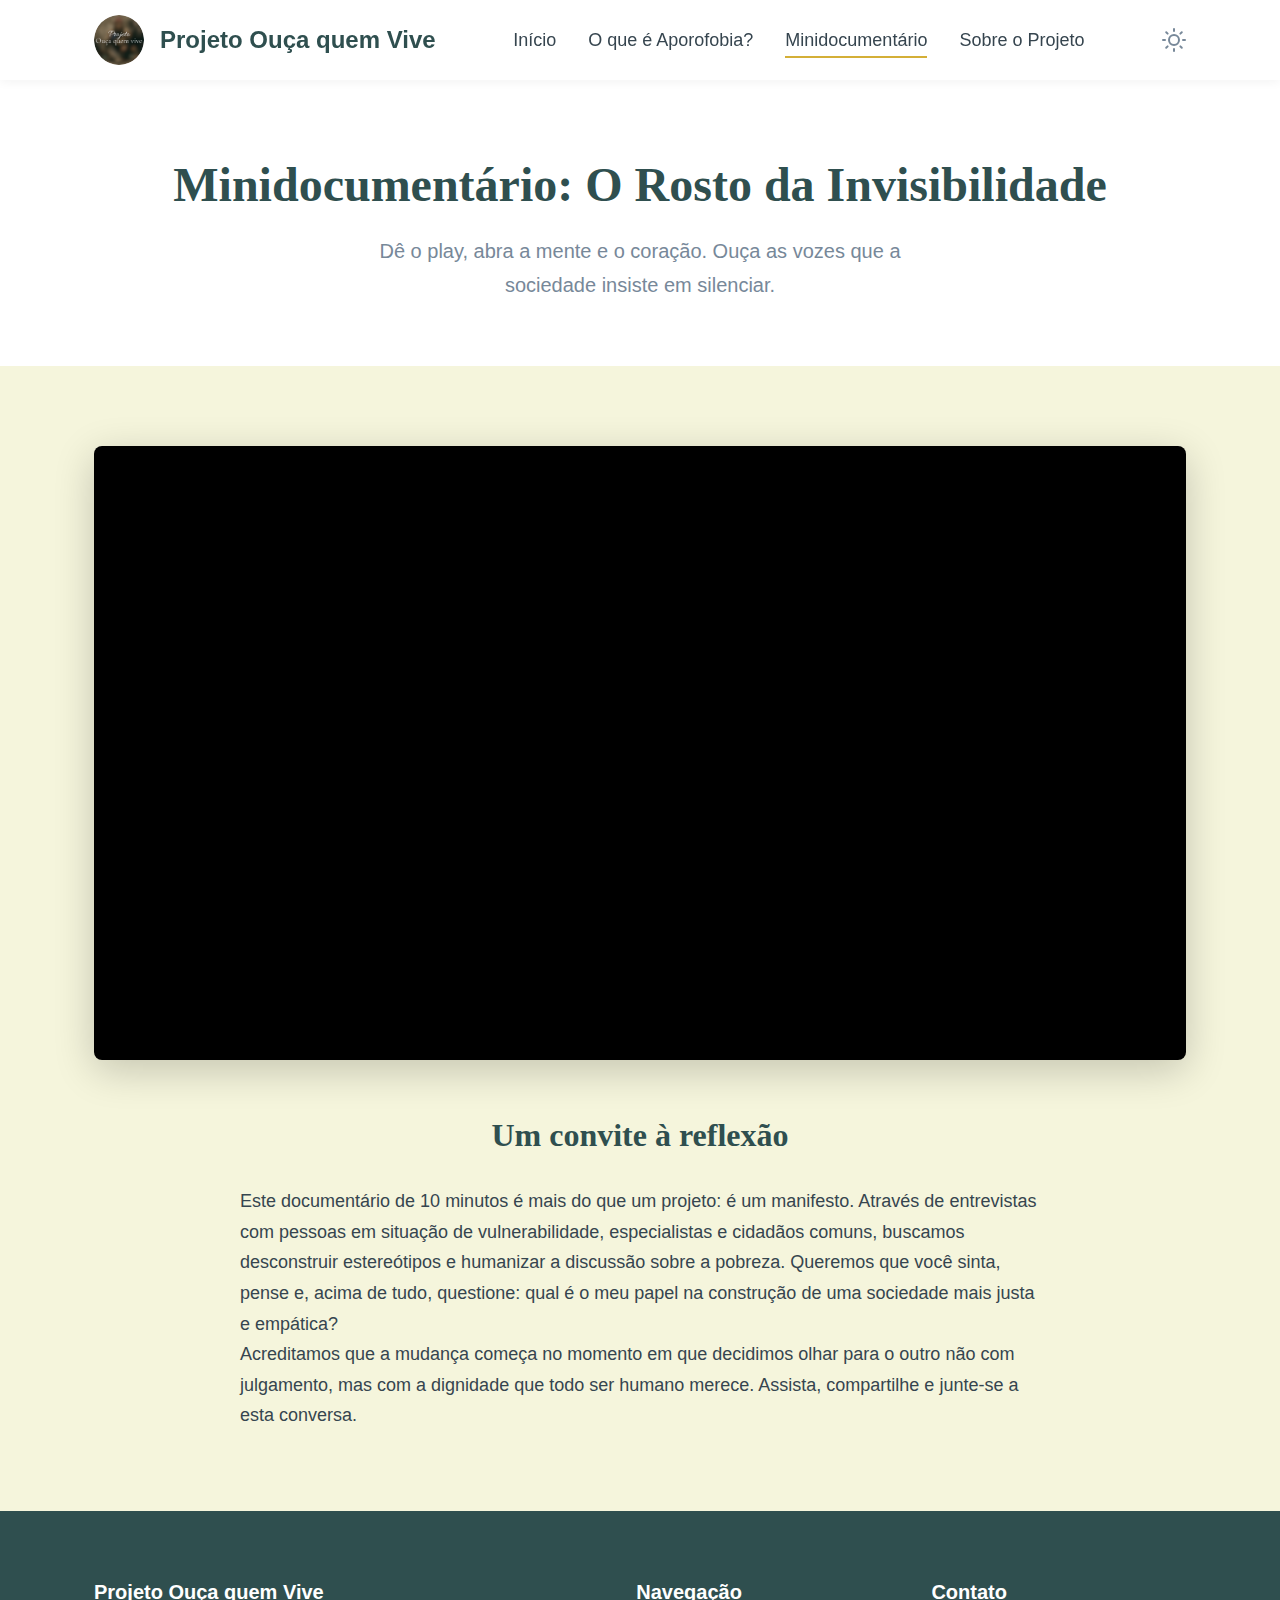
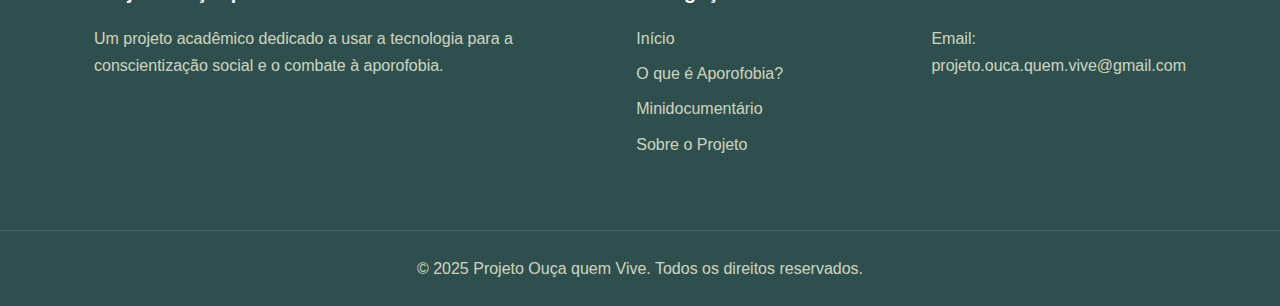
<file: documentario.html>
<!DOCTYPE html>
<html lang="pt-BR" data-theme="light">
<head>
    <meta charset="UTF-8">
    <meta name="viewport" content="width=device-width, initial-scale=1.0">
    <meta http-equiv="Content-Security-Policy" content="default-src 'self'; script-src 'self'; style-src 'self' https://fonts.googleapis.com; font-src https://fonts.gstatic.com; img-src 'self' data:; frame-src https://www.youtube.com;">
    <title>Minidocumentário - Projeto Ouça quem Vive</title>
    <meta name="description" content="Assista ao nosso minidocumentário sobre aporofobia, com entrevistas e relatos que humanizam a discussão sobre a pobreza e o preconceito.">
    
    <link rel="icon" href="assets/Logo circle.png" type="image/x-icon">
    <link rel="stylesheet" href="css/style.css">
    
    <link rel="preconnect" href="https://fonts.googleapis.com">
    <link rel="preconnect" href="https://fonts.gstatic.com" crossorigin>
    <link href="https://fonts.googleapis.com/css2?family=Lato:wght@400;700&family=Merriweather:wght@700;900&family=Montserrat:wght@500;600;700&display=swap" rel="stylesheet">
</head>
<body>
    <header class="site-header">
        <div class="container header-container">
            <a href="index.html" class="logo">
                <img src="assets/Logo circle.png" alt="Logo Projeto Ouça quem Vive" class="logo-img">
                <span class="logo-text">Projeto Ouça quem Vive</span>
            </a>
            <nav class="main-nav">
                <ul class="nav-list">
                    <li><a href="index.html">Início</a></li>
                    <li><a href="saiba-mais.html">O que é Aporofobia?</a></li>
                    <li><a href="documentario.html" class="active">Minidocumentário</a></li>
                    <li><a href="sobre.html">Sobre o Projeto</a></li>
                </ul>
            </nav>
            <div class="header-actions">
                <button id="theme-toggle" title="Alternar modo claro/escuro">
                     <svg class="sun-icon" xmlns="http://www.w3.org/2000/svg" width="24" height="24" viewBox="0 0 24 24" fill="none" stroke="currentColor" stroke-width="2" stroke-linecap="round" stroke-linejoin="round"><circle cx="12" cy="12" r="5"></circle><line x1="12" y1="1" x2="12" y2="3"></line><line x1="12" y1="21" x2="12" y2="23"></line><line x1="4.22" y1="4.22" x2="5.64" y2="5.64"></line><line x1="18.36" y1="18.36" x2="19.78" y2="19.78"></line><line x1="1" y1="12" x2="3" y2="12"></line><line x1="21" y1="12" x2="23" y2="12"></line><line x1="4.22" y1="19.78" x2="5.64" y2="18.36"></line><line x1="18.36" y1="5.64" x2="19.78" y2="4.22"></line></svg>
                    <svg class="moon-icon" xmlns="http://www.w3.org/2000/svg" width="24" height="24" viewBox="0 0 24 24" fill="none" stroke="currentColor" stroke-width="2" stroke-linecap="round" stroke-linejoin="round"><path d="M21 12.79A9 9 0 1 1 11.21 3 7 7 0 0 0 21 12.79z"></path></svg>
                </button>
                <button id="mobile-menu-toggle" class="mobile-only" aria-label="Abrir menu">
                    <svg xmlns="http://www.w3.org/2000/svg" width="24" height="24" viewBox="0 0 24 24" fill="none" stroke="currentColor" stroke-width="2" stroke-linecap="round" stroke-linejoin="round"><line x1="3" y1="12" x2="21" y2="12"></line><line x1="3" y1="6" x2="21" y2="6"></line><line x1="3" y1="18" x2="21" y2="18"></line></svg>
                </button>
            </div>
        </div>
    </header>

    <main class="page-content">
        <section class="page-hero">
            <div class="container">
                <h1 class="page-title">Minidocumentário: O Rosto da Invisibilidade</h1>
                <p class="page-subtitle">Dê o play, abra a mente e o coração. Ouça as vozes que a sociedade insiste em silenciar.</p>
            </div>
        </section>

        <section class="documentary-section section-padding">
            <div class="container">
                <div class="video-container">
                    <!-- Substitua 'SEU_LINK_DO_YOUTUBE' pelo ID do seu vídeo. Ex: https://www.youtube.com/embed/dQw4w9WgXcQ -->
                    <iframe src="https://www.youtube.com/embed/SEU_LINK_DO_YOUTUBE" title="YouTube video player" frameborder="0" allow="accelerometer; autoplay; clipboard-write; encrypted-media; gyroscope; picture-in-picture" allowfullscreen></iframe>
                </div>
                <div class="video-description">
                    <h2>Um convite à reflexão</h2>
                    <p>Este documentário de 10 minutos é mais do que um projeto: é um manifesto. Através de entrevistas com pessoas em situação de vulnerabilidade, especialistas e cidadãos comuns, buscamos desconstruir estereótipos e humanizar a discussão sobre a pobreza. Queremos que você sinta, pense e, acima de tudo, questione: qual é o meu papel na construção de uma sociedade mais justa e empática?</p>
                    <p>Acreditamos que a mudança começa no momento em que decidimos olhar para o outro não com julgamento, mas com a dignidade que todo ser humano merece. Assista, compartilhe e junte-se a esta conversa.</p>
                </div>
            </div>
        </section>
    </main>

    <footer class="site-footer">
        <div class="container footer-content">
            <div class="footer-about">
                <h4>Projeto Ouça quem Vive</h4>
                <p>Um projeto acadêmico dedicado a usar a tecnologia para a conscientização social e o combate à aporofobia.</p>
            </div>
            <div class="footer-nav">
                <h4>Navegação</h4>
                <ul>
                    <li><a href="index.html">Início</a></li>
                    <li><a href="saiba-mais.html">O que é Aporofobia?</a></li>
                    <li><a href="documentario.html">Minidocumentário</a></li>
                    <li><a href="sobre.html">Sobre o Projeto</a></li>
                </ul>
            </div>
            <div class="footer-contact">
                <h4>Contato</h4>
                <p>Email: <a href="mailto:projeto.ouca.quem.vive@gmail.com">projeto.ouca.quem.vive@gmail.com</a></p>
            </div>
        </div>
        <div class="footer-bottom">
            <p>&copy; 2025 Projeto Ouça quem Vive. Todos os direitos reservados.</p>
        </div>
    </footer>

    <script src="js/script.js"></script>
</body>
</html>
</file>
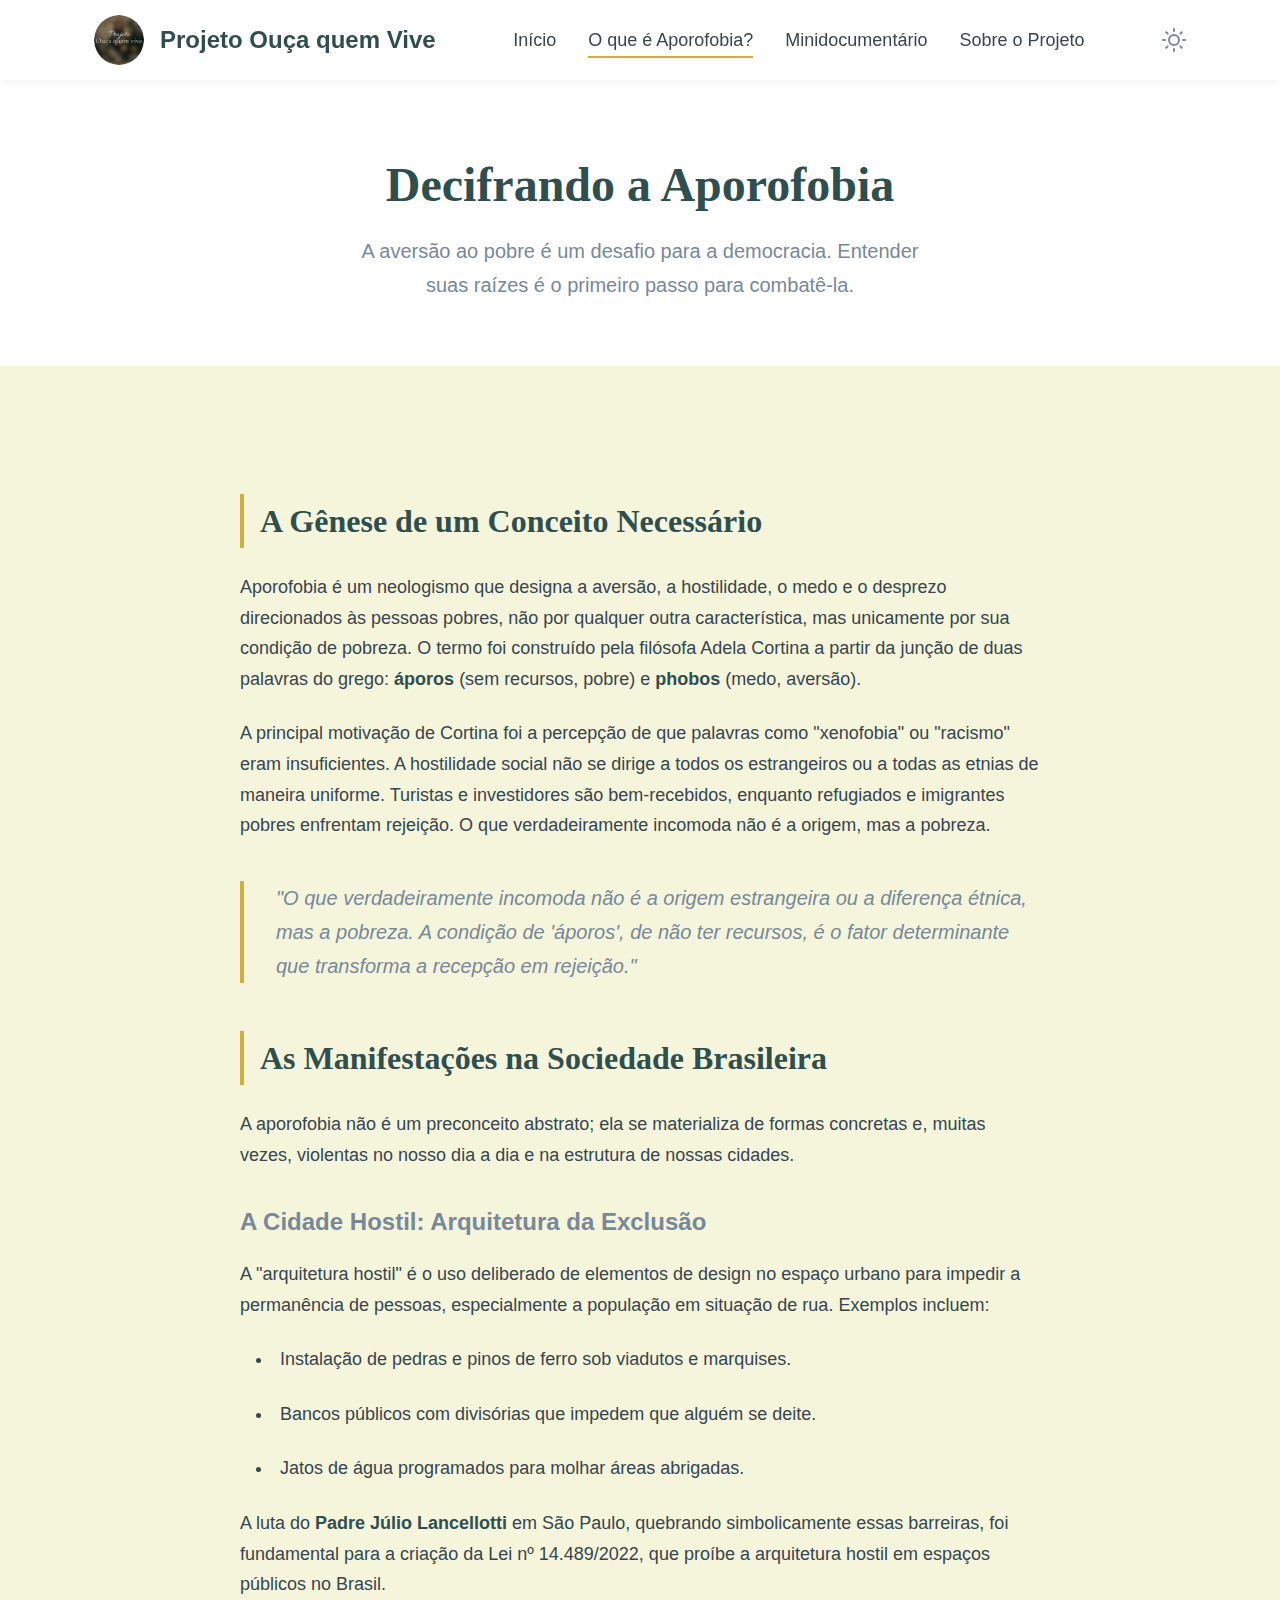
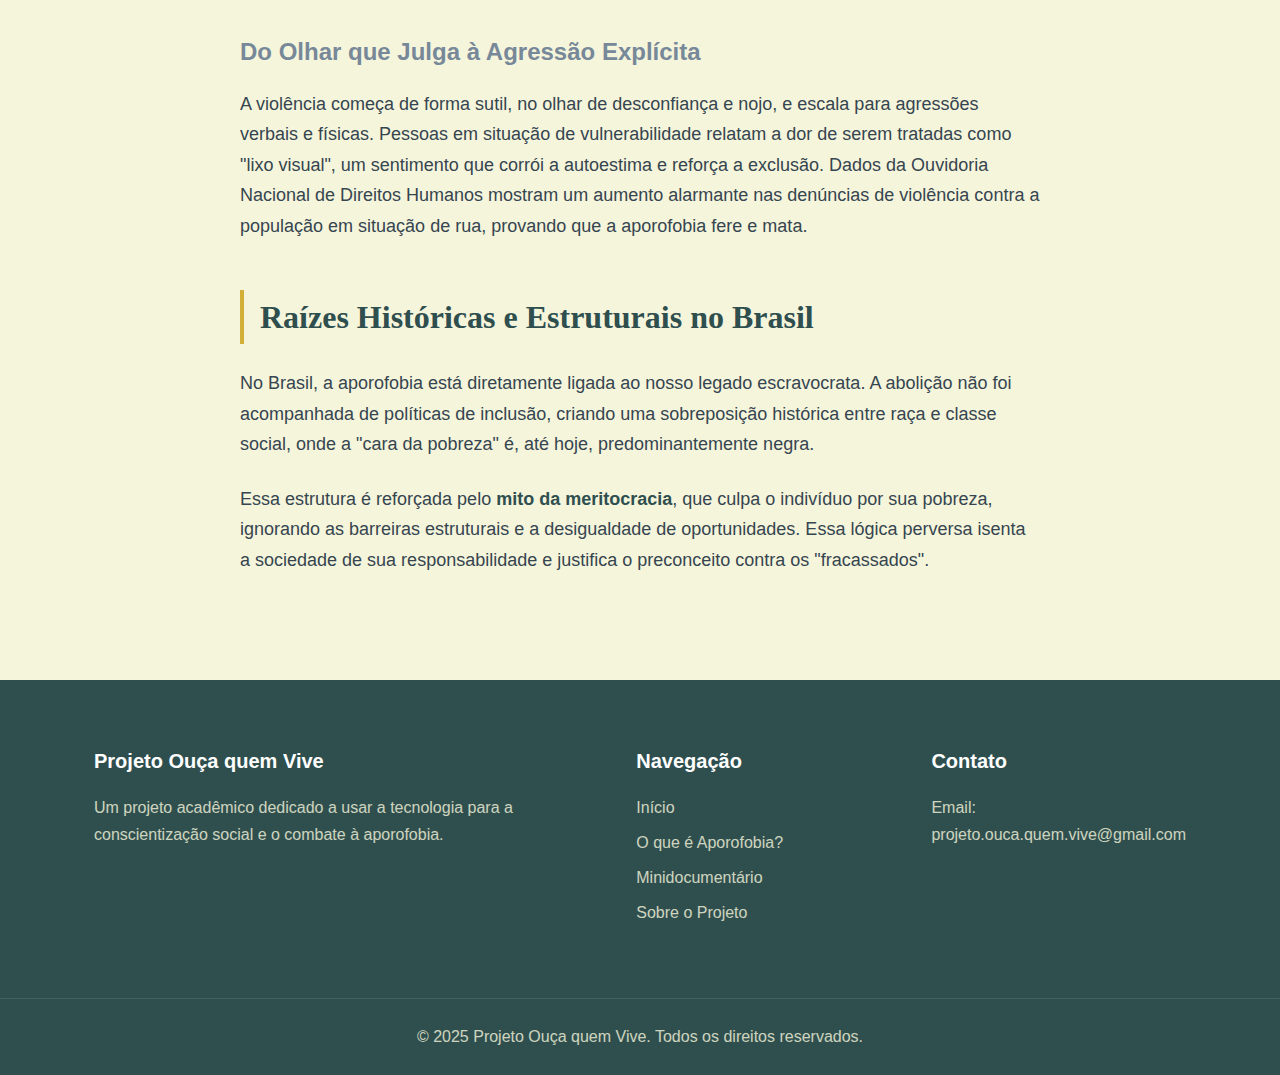
<file: saiba-mais.html>
<!DOCTYPE html>
<html lang="pt-BR" data-theme="light">
<head>
    <meta charset="UTF-8">
    <meta name="viewport" content="width=device-width, initial-scale=1.0">
    <meta http-equiv="Content-Security-Policy" content="default-src 'self'; script-src 'self'; style-src 'self' https://fonts.googleapis.com; font-src https://fonts.gstatic.com; img-src 'self' data:; frame-src 'none';">
    <title>O que é Aporofobia? - Projeto Ouça quem Vive</title>
    <meta name="description" content="Entenda o conceito de aporofobia, suas manifestações na sociedade brasileira e as raízes históricas deste preconceito.">
    
    <link rel="icon" href="assets/Logo circle.png" type="image/x-icon">
    <link rel="stylesheet" href="css/style.css">
    
    <link rel="preconnect" href="https://fonts.googleapis.com">
    <link rel="preconnect" href="https://fonts.gstatic.com" crossorigin>
    <link href="https://fonts.googleapis.com/css2?family=Lato:wght@400;700&family=Merriweather:wght@700;900&family=Montserrat:wght@500;600;700&display=swap" rel="stylesheet">
</head>
<body>
    <header class="site-header">
        <div class="container header-container">
            <a href="index.html" class="logo">
                <img src="assets/Logo circle.png" alt="Logo Projeto Ouça quem Vive" class="logo-img">
                <span class="logo-text">Projeto Ouça quem Vive</span>
            </a>
            <nav class="main-nav">
                <ul class="nav-list">
                    <li><a href="index.html">Início</a></li>
                    <li><a href="saiba-mais.html" class="active">O que é Aporofobia?</a></li>
                    <li><a href="documentario.html">Minidocumentário</a></li>
                    <li><a href="sobre.html">Sobre o Projeto</a></li>
                </ul>
            </nav>
            <div class="header-actions">
                <button id="theme-toggle" title="Alternar modo claro/escuro">
                     <svg class="sun-icon" xmlns="http://www.w3.org/2000/svg" width="24" height="24" viewBox="0 0 24 24" fill="none" stroke="currentColor" stroke-width="2" stroke-linecap="round" stroke-linejoin="round"><circle cx="12" cy="12" r="5"></circle><line x1="12" y1="1" x2="12" y2="3"></line><line x1="12" y1="21" x2="12" y2="23"></line><line x1="4.22" y1="4.22" x2="5.64" y2="5.64"></line><line x1="18.36" y1="18.36" x2="19.78" y2="19.78"></line><line x1="1" y1="12" x2="3" y2="12"></line><line x1="21" y1="12" x2="23" y2="12"></line><line x1="4.22" y1="19.78" x2="5.64" y2="18.36"></line><line x1="18.36" y1="5.64" x2="19.78" y2="4.22"></line></svg>
                    <svg class="moon-icon" xmlns="http://www.w3.org/2000/svg" width="24" height="24" viewBox="0 0 24 24" fill="none" stroke="currentColor" stroke-width="2" stroke-linecap="round" stroke-linejoin="round"><path d="M21 12.79A9 9 0 1 1 11.21 3 7 7 0 0 0 21 12.79z"></path></svg>
                </button>
                <button id="mobile-menu-toggle" class="mobile-only" aria-label="Abrir menu">
                    <svg xmlns="http://www.w3.org/2000/svg" width="24" height="24" viewBox="0 0 24 24" fill="none" stroke="currentColor" stroke-width="2" stroke-linecap="round" stroke-linejoin="round"><line x1="3" y1="12" x2="21" y2="12"></line><line x1="3" y1="6" x2="21" y2="6"></line><line x1="3" y1="18" x2="21" y2="18"></line></svg>
                </button>
            </div>
        </div>
    </header>

    <main class="page-content">
        <section class="page-hero">
            <div class="container">
                <h1 class="page-title">Decifrando a Aporofobia</h1>
                <p class="page-subtitle">A aversão ao pobre é um desafio para a democracia. Entender suas raízes é o primeiro passo para combatê-la.</p>
            </div>
        </section>

        <div class="container section-padding">
            <article class="content-article">
                <h2>A Gênese de um Conceito Necessário</h2>
                <p>Aporofobia é um neologismo que designa a aversão, a hostilidade, o medo e o desprezo direcionados às pessoas pobres, não por qualquer outra característica, mas unicamente por sua condição de pobreza. O termo foi construído pela filósofa Adela Cortina a partir da junção de duas palavras do grego: <strong>áporos</strong> (sem recursos, pobre) e <strong>phobos</strong> (medo, aversão).</p>
                <p>A principal motivação de Cortina foi a percepção de que palavras como "xenofobia" ou "racismo" eram insuficientes. A hostilidade social não se dirige a todos os estrangeiros ou a todas as etnias de maneira uniforme. Turistas e investidores são bem-recebidos, enquanto refugiados e imigrantes pobres enfrentam rejeição. O que verdadeiramente incomoda não é a origem, mas a pobreza.</p>
                
                <blockquote class="pull-quote">
                    <p>"O que verdadeiramente incomoda não é a origem estrangeira ou a diferença étnica, mas a pobreza. A condição de 'áporos', de não ter recursos, é o fator determinante que transforma a recepção em rejeição."</p>
                </blockquote>

                <h2>As Manifestações na Sociedade Brasileira</h2>
                <p>A aporofobia não é um preconceito abstrato; ela se materializa de formas concretas e, muitas vezes, violentas no nosso dia a dia e na estrutura de nossas cidades.</p>

                <h3>A Cidade Hostil: Arquitetura da Exclusão</h3>
                <p>A "arquitetura hostil" é o uso deliberado de elementos de design no espaço urbano para impedir a permanência de pessoas, especialmente a população em situação de rua. Exemplos incluem:</p>
                <ul>
                    <li>Instalação de pedras e pinos de ferro sob viadutos e marquises.</li>
                    <li>Bancos públicos com divisórias que impedem que alguém se deite.</li>
                    <li>Jatos de água programados para molhar áreas abrigadas.</li>
                </ul>
                <p>A luta do <strong>Padre Júlio Lancellotti</strong> em São Paulo, quebrando simbolicamente essas barreiras, foi fundamental para a criação da Lei nº 14.489/2022, que proíbe a arquitetura hostil em espaços públicos no Brasil.</p>

                <h3>Do Olhar que Julga à Agressão Explícita</h3>
                <p>A violência começa de forma sutil, no olhar de desconfiança e nojo, e escala para agressões verbais e físicas. Pessoas em situação de vulnerabilidade relatam a dor de serem tratadas como "lixo visual", um sentimento que corrói a autoestima e reforça a exclusão. Dados da Ouvidoria Nacional de Direitos Humanos mostram um aumento alarmante nas denúncias de violência contra a população em situação de rua, provando que a aporofobia fere e mata.</p>

                <h2>Raízes Históricas e Estruturais no Brasil</h2>
                <p>No Brasil, a aporofobia está diretamente ligada ao nosso legado escravocrata. A abolição não foi acompanhada de políticas de inclusão, criando uma sobreposição histórica entre raça e classe social, onde a "cara da pobreza" é, até hoje, predominantemente negra.</p>
                <p>Essa estrutura é reforçada pelo <strong>mito da meritocracia</strong>, que culpa o indivíduo por sua pobreza, ignorando as barreiras estruturais e a desigualdade de oportunidades. Essa lógica perversa isenta a sociedade de sua responsabilidade e justifica o preconceito contra os "fracassados".</p>
            </article>
        </div>
    </main>

    <footer class="site-footer">
        <div class="container footer-content">
            <div class="footer-about">
                <h4>Projeto Ouça quem Vive</h4>
                <p>Um projeto acadêmico dedicado a usar a tecnologia para a conscientização social e o combate à aporofobia.</p>
            </div>
            <div class="footer-nav">
                <h4>Navegação</h4>
                <ul>
                    <li><a href="index.html">Início</a></li>
                    <li><a href="saiba-mais.html">O que é Aporofobia?</a></li>
                    <li><a href="documentario.html">Minidocumentário</a></li>
                    <li><a href="sobre.html">Sobre o Projeto</a></li>
                </ul>
            </div>
            <div class="footer-contact">
                <h4>Contato</h4>
                <p>Email: <a href="mailto:projeto.ouca.quem.vive@gmail.com">projeto.ouca.quem.vive@gmail.com</a></p>
            </div>
        </div>
        <div class="footer-bottom">
            <p>&copy; 2025 Projeto Ouça quem Vive. Todos os direitos reservados.</p>
        </div>
    </footer>

    <script src="js/script.js"></script>
</body>
</html>
</file>
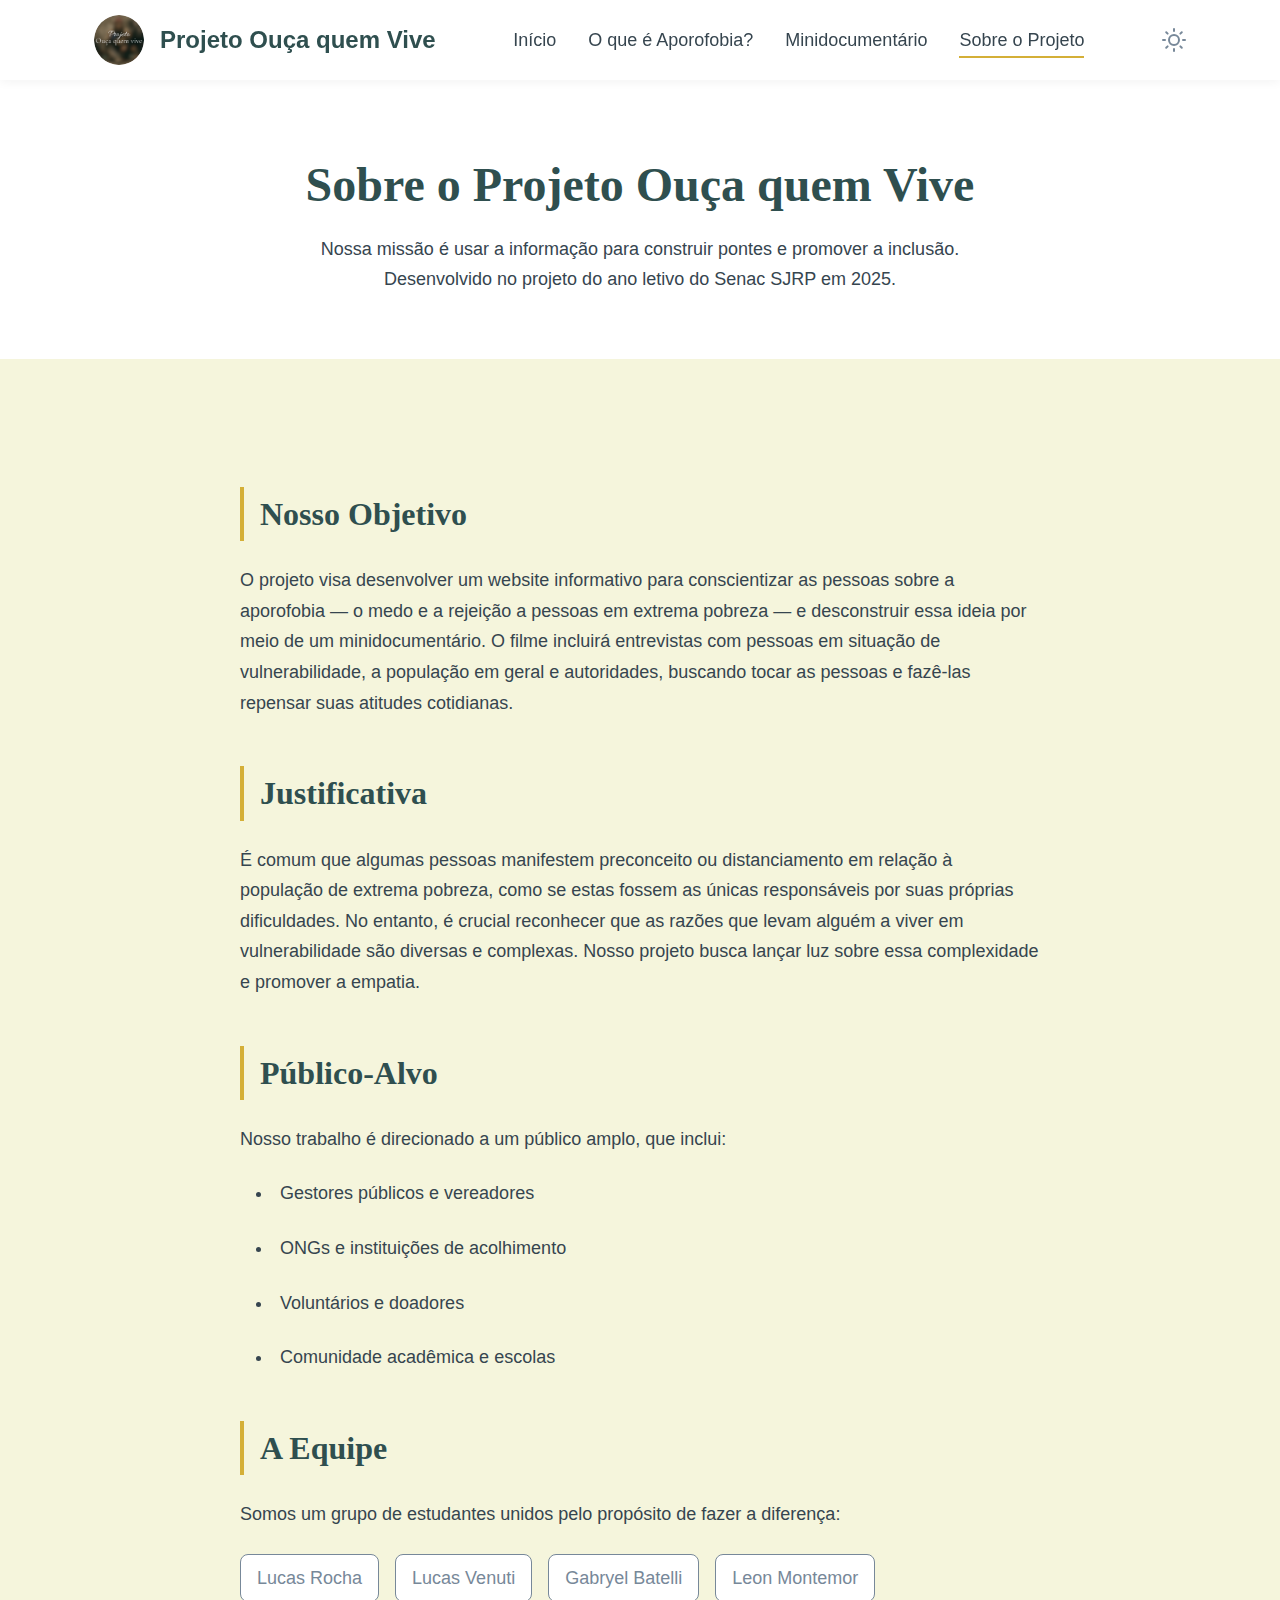
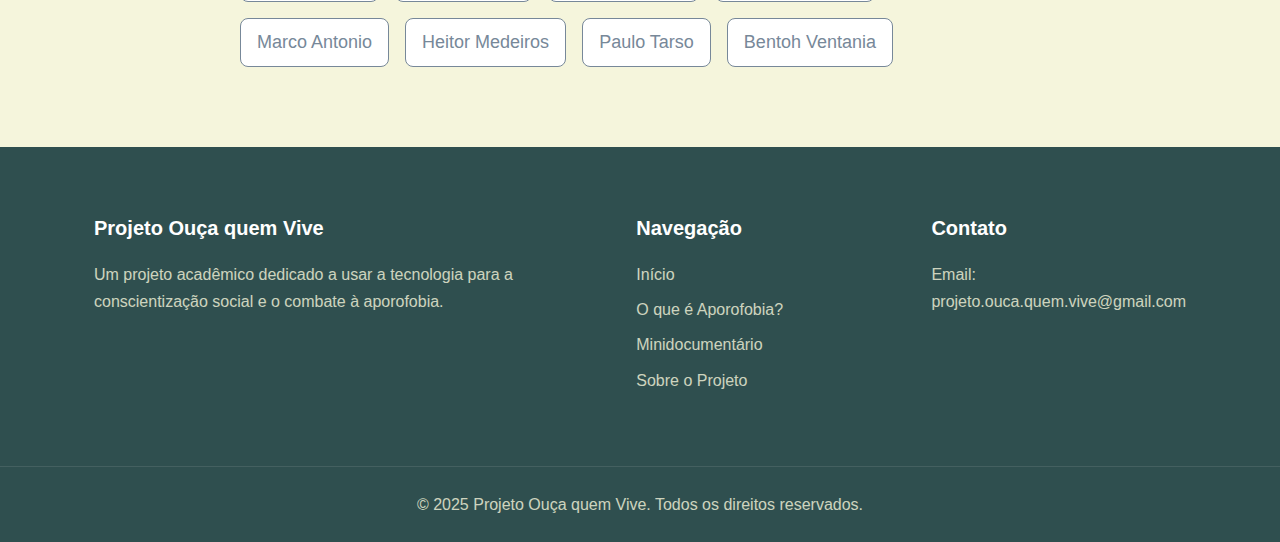
<file: sobre.html>
<!DOCTYPE html>
<html lang="pt-BR" data-theme="light">
<head>
    <meta charset="UTF-8">
    <meta name="viewport" content="width=device-width, initial-scale=1.0">
    <meta http-equiv="Content-Security-Policy" content="default-src 'self'; script-src 'self'; style-src 'self' https://fonts.googleapis.com; font-src https://fonts.gstatic.com; img-src 'self' data:; frame-src 'none';">
    <title>Sobre o Projeto - Projeto Ouça quem Vive</title>
    <meta name="description" content="Conheça a equipe, os objetivos e a missão do projeto Projeto Ouça quem Vive no combate à aporofobia.">
    
    <link rel="icon" href="assets/Logo circle.png" type="image/x-icon">
    <link rel="stylesheet" href="css/style.css">
    
    <link rel="preconnect" href="https://fonts.googleapis.com">
    <link rel="preconnect" href="https://fonts.gstatic.com" crossorigin>
    <link href="https://fonts.googleapis.com/css2?family=Lato:wght@400;700&family=Merriweather:wght@700;900&family=Montserrat:wght@500;600;700&display=swap" rel="stylesheet">
</head>
<body>
    <header class="site-header">
        <div class="container header-container">
            <a href="index.html" class="logo">
                <img src="assets/Logo circle.png" alt="Logo Projeto Ouça quem Vive" class="logo-img">
                <span class="logo-text">Projeto Ouça quem Vive</span>
            </a>
            <nav class="main-nav">
                <ul class="nav-list">
                    <li><a href="index.html">Início</a></li>
                    <li><a href="saiba-mais.html">O que é Aporofobia?</a></li>
                    <li><a href="documentario.html">Minidocumentário</a></li>
                    <li><a href="sobre.html" class="active">Sobre o Projeto</a></li>
                </ul>
            </nav>
            <div class="header-actions">
                <button id="theme-toggle" title="Alternar modo claro/escuro">
                    <svg class="sun-icon" xmlns="http://www.w3.org/2000/svg" width="24" height="24" viewBox="0 0 24 24" fill="none" stroke="currentColor" stroke-width="2" stroke-linecap="round" stroke-linejoin="round"><circle cx="12" cy="12" r="5"></circle><line x1="12" y1="1" x2="12" y2="3"></line><line x1="12" y1="21" x2="12" y2="23"></line><line x1="4.22" y1="4.22" x2="5.64" y2="5.64"></line><line x1="18.36" y1="18.36" x2="19.78" y2="19.78"></line><line x1="1" y1="12" x2="3" y2="12"></line><line x1="21" y1="12" x2="23" y2="12"></line><line x1="4.22" y1="19.78" x2="5.64" y2="18.36"></line><line x1="18.36" y1="5.64" x2="19.78" y2="4.22"></line></svg>
                    <svg class="moon-icon" xmlns="http://www.w3.org/2000/svg" width="24" height="24" viewBox="0 0 24 24" fill="none" stroke="currentColor" stroke-width="2" stroke-linecap="round" stroke-linejoin="round"><path d="M21 12.79A9 9 0 1 1 11.21 3 7 7 0 0 0 21 12.79z"></path></svg>
                </button>
                 <button id="mobile-menu-toggle" class="mobile-only" aria-label="Abrir menu">
                    <svg xmlns="http://www.w3.org/2000/svg" width="24" height="24" viewBox="0 0 24 24" fill="none" stroke="currentColor" stroke-width="2" stroke-linecap="round" stroke-linejoin="round"><line x1="3" y1="12" x2="21" y2="12"></line><line x1="3" y1="6" x2="21" y2="6"></line><line x1="3" y1="18" x2="21" y2="18"></line></svg>
                </button>
            </div>
        </div>
    </header>

    <main class="page-content">
        <section class="page-hero">
            <div class="container">
                <h1 class="page-title">Sobre o Projeto Ouça quem Vive</h1>
                <p class="page-subtitle">
                    <p>Nossa missão é usar a informação para construir pontes e promover a inclusão.</p>
                    </p>Desenvolvido no projeto do ano letivo do Senac SJRP em 2025.</p>
                </p>
            </div>
        </section>

        <div class="container section-padding">
            <article class="content-article">
                <h2>Nosso Objetivo</h2>
                <p>O projeto visa desenvolver um website informativo para conscientizar as pessoas sobre a aporofobia — o medo e a rejeição a pessoas em extrema pobreza — e desconstruir essa ideia por meio de um minidocumentário. O filme incluirá entrevistas com pessoas em situação de vulnerabilidade, a população em geral e autoridades, buscando tocar as pessoas e fazê-las repensar suas atitudes cotidianas.</p>

                <h2>Justificativa</h2>
                <p>É comum que algumas pessoas manifestem preconceito ou distanciamento em relação à população de extrema pobreza, como se estas fossem as únicas responsáveis por suas próprias dificuldades. No entanto, é crucial reconhecer que as razões que levam alguém a viver em vulnerabilidade são diversas e complexas. Nosso projeto busca lançar luz sobre essa complexidade e promover a empatia.</p>
                
                <h2>Público-Alvo</h2>
                <p>Nosso trabalho é direcionado a um público amplo, que inclui:</p>
                <ul>
                    <li>Gestores públicos e vereadores</li>
                    <li>ONGs e instituições de acolhimento</li>
                    <li>Voluntários e doadores</li>
                    <li>Comunidade acadêmica e escolas</li>
                </ul>

                <h2>A Equipe</h2>
                <p>Somos um grupo de estudantes unidos pelo propósito de fazer a diferença:</p>
                <div class="team-list">
                    <span>Lucas Rocha</span>
                    <span>Lucas Venuti</span>
                    <span>Gabryel Batelli</span>
                    <span>Leon Montemor</span>
                    <span>Marco Antonio</span>
                    <span>Heitor Medeiros</span>
                    <span>Paulo Tarso</span>
                    <span>Bentoh Ventania</span>
                </div>
            </article>
        </div>
    </main>

    <footer class="site-footer">
        <div class="container footer-content">
            <div class="footer-about">
                <h4>Projeto Ouça quem Vive</h4>
                <p>Um projeto acadêmico dedicado a usar a tecnologia para a conscientização social e o combate à aporofobia.</p>
            </div>
            <div class="footer-nav">
                <h4>Navegação</h4>
                <ul>
                    <li><a href="index.html">Início</a></li>
                    <li><a href="saiba-mais.html">O que é Aporofobia?</a></li>
                    <li><a href="documentario.html">Minidocumentário</a></li>
                    <li><a href="sobre.html">Sobre o Projeto</a></li>
                </ul>
            </div>
            <div class="footer-contact">
                <h4>Contato</h4>
                <p>Email: <a href="mailto:projeto.ouca.quem.vive@gmail.com">projeto.ouca.quem.vive@gmail.com</a></p>
            </div>
        </div>
        <div class="footer-bottom">
            <p>&copy; 2025 Projeto Ouça quem Vive. Todos os direitos reservados.</p>
        </div>
    </footer>

    <script src="js/script.js"></script>
</body>
</html>
</file>
<file: css/style.css>
/* 1. Reset e Variáveis Globais */
:root {
    /* Paleta "Dignidade Sóbria" - Modo Claro */
    --color-background: #F5F5DC; /* Branco-Sujo Quente */
    --color-text: #36454F; /* Cinza Escuro */
    --color-heading: #2F4F4F; /* Cinza-Ardósia Profundo */
    --color-primary: #778899; /* Azul-Acinzentado Suave */
    --color-accent: #D4AF37; /* Dourado Suave */
    --color-accent-hover: #c8a432;
    --color-surface: #ffffff;
    --color-footer-bg: #2F4F4F;
    --color-footer-text: #F5F5DC;

    /* Tipografia */
    --font-heading: 'Merriweather', serif;
    --font-subheading: 'Montserrat', sans-serif;
    --font-body: 'Lato', sans-serif;

    /* Outras variáveis */
    --border-radius: 8px;
    --container-width: 1140px;
    --header-height: 80px;
    --transition-speed: 0.3s ease;
}

[data-theme="dark"] {
    --color-background: #232a2a;
    --color-text: #caced3;
    --color-heading: #F5F5DC;
    --color-primary: #8fa1b3;
    --color-accent: #D4AF37;
    --color-accent-hover: #e0bb43;
    --color-surface: #2F4F4F;
    --color-footer-bg: #1a2020;
    --color-footer-text: #caced3;
}

* {
    box-sizing: border-box;
    margin: 0;
    padding: 0;
}

html {
    scroll-behavior: smooth;
    font-size: 100%;
}

body {
    font-family: var(--font-body);
    background-color: var(--color-background);
    color: var(--color-text);
    line-height: 1.7;
    font-size: 1.125rem; /* 18px */
    transition: background-color var(--transition-speed), color var(--transition-speed);
}

/* 2. Utilitários */
.container {
    max-width: var(--container-width);
    margin: 0 auto;
    padding: 0 1.5rem;
}

.text-center {
    text-align: center;
}

.section-padding {
    padding: 5rem 0;
}

.section-title {
    font-family: var(--font-heading);
    color: var(--color-heading);
    font-size: 2.5rem; /* 40px */
    margin-bottom: 1rem;
    text-align: center;
    line-height: 1.2;
}

.section-subtitle {
    font-family: var(--font-subheading);
    font-size: 1.25rem;
    max-width: 700px;
    margin: 0 auto 3rem auto;
    text-align: center;
    color: var(--color-primary);
}

/* 3. Botões */
.btn {
    display: inline-block;
    padding: 0.8rem 2rem;
    border-radius: var(--border-radius);
    text-decoration: none;
    font-family: var(--font-subheading);
    font-weight: 600;
    transition: all var(--transition-speed);
    cursor: pointer;
    border: 2px solid transparent;
    font-size: 1rem;
}

.btn-primary {
    background-color: var(--color-accent);
    color: #000;
}

.btn-primary:hover {
    background-color: var(--color-accent-hover);
    transform: translateY(-3px);
    box-shadow: 0 4px 15px rgba(0,0,0,0.1);
}

.btn-secondary {
    background-color: transparent;
    color: var(--color-primary);
    border-color: var(--color-primary);
}

.btn-secondary:hover {
    background-color: var(--color-primary);
    color: var(--color-background);
}


/* 4. Cabeçalho e Navegação */
.site-header {
    background-color: var(--color-surface);
    height: var(--header-height);
    position: sticky;
    top: 0;
    z-index: 1000;
    box-shadow: 0 2px 10px rgba(0,0,0,0.05);
    transition: background-color var(--transition-speed);
}

.header-container {
    display: flex;
    justify-content: space-between;
    align-items: center;
    height: 100%;
}

.logo {
    display: flex;
    align-items: center;
    text-decoration: none;
}

.logo-img {
    height: 50px;
    width: 50px;
    border-radius: 50%;
    margin-right: 1rem;
}

.logo-text {
    font-family: var(--font-subheading);
    font-size: 1.5rem;
    font-weight: 700;
    color: var(--color-heading);
}

.nav-list {
    list-style: none;
    display: flex;
    gap: 2rem;
}

.nav-list a {
    text-decoration: none;
    color: var(--color-text);
    font-family: var(--font-subheading);
    font-weight: 500;
    position: relative;
    padding: 0.5rem 0;
}

.nav-list a::after {
    content: '';
    position: absolute;
    bottom: 0;
    left: 0;
    width: 0;
    height: 2px;
    background-color: var(--color-accent);
    transition: width var(--transition-speed);
}

.nav-list a:hover::after,
.nav-list a.active::after {
    width: 100%;
}

.header-actions {
    display: flex;
    align-items: center;
    gap: 1rem;
}

#theme-toggle {
    background: none;
    border: none;
    cursor: pointer;
    color: var(--color-primary);
}

#theme-toggle svg {
    width: 24px;
    height: 24px;
}

.moon-icon { display: none; }
.sun-icon { display: block; }

[data-theme="dark"] .moon-icon { display: block; }
[data-theme="dark"] .sun-icon { display: none; }

.mobile-only {
    display: none;
}
#mobile-menu-toggle {
    background: none;
    border: none;
    color: var(--color-heading);
}

/* 5. Seção Hero */
.hero {
    background-color: var(--color-surface);
    padding: 6rem 0;
    text-align: center;
}

.hero-title {
    font-family: var(--font-heading);
    color: var(--color-heading);
    font-size: 3.5rem;
    line-height: 1.1;
    max-width: 800px;
    margin: 0 auto 1.5rem auto;
}

.hero-subtitle {
    font-size: 1.25rem;
    max-width: 700px;
    margin: 0 auto 2.5rem auto;
    color: var(--color-text);
}


/* 6. Seções de Conteúdo */
.intro-content {
    display: grid;
    grid-template-columns: 1fr 1fr;
    gap: 3rem;
    align-items: center;
}

.intro-image img {
    width: 100%;
    height: auto;
    border-radius: var(--border-radius);
    box-shadow: 0 10px 30px rgba(0,0,0,0.1);
}

.intro-text p {
    margin-bottom: 1.5rem;
}

.cta-documentary {
    background-color: var(--color-surface);
}

.video-preview {
    position: relative;
    max-width: 800px;
    margin: 2rem auto 0;
    cursor: pointer;
    border-radius: var(--border-radius);
    overflow: hidden;
    box-shadow: 0 15px 40px rgba(0,0,0,0.15);
}

.video-preview img {
    width: 100%;
    display: block;
    transition: transform var(--transition-speed);
}

.video-preview:hover img {
    transform: scale(1.05);
}

.play-icon {
    position: absolute;
    top: 50%;
    left: 50%;
    transform: translate(-50%, -50%);
    width: 80px;
    height: 80px;
    background-color: rgba(255, 255, 255, 0.8);
    border-radius: 50%;
    display: flex;
    justify-content: center;
    align-items: center;
    transition: background-color var(--transition-speed);
}

.play-icon::after {
    content: '';
    display: block;
    width: 0;
    height: 0;
    border-top: 15px solid transparent;
    border-bottom: 15px solid transparent;
    border-left: 25px solid var(--color-accent);
    margin-left: 5px;
}

.video-preview:hover .play-icon {
    background-color: rgba(255, 255, 255, 1);
}

.about-project-home {
    background-color: var(--color-background);
    text-align: center;
}
.about-project-home p {
    max-width: 700px;
    margin: 0 auto 2rem auto;
}

/* 7. Páginas Internas */
.page-hero {
    background-color: var(--color-surface);
    padding: 4rem 0;
    text-align: center;
}

.page-title {
    font-family: var(--font-heading);
    color: var(--color-heading);
    font-size: 3rem;
    margin-bottom: 0.5rem;
}

.page-subtitle {
    font-size: 1.25rem;
    color: var(--color-primary);
    max-width: 600px;
    margin: 0 auto;
}

.content-article {
    max-width: 800px;
    margin: 0 auto;
}

.content-article h2 {
    font-family: var(--font-heading);
    font-size: 2rem;
    color: var(--color-heading);
    margin: 3rem 0 1.5rem 0;
    border-left: 4px solid var(--color-accent);
    padding-left: 1rem;
}

.content-article h3 {
    font-family: var(--font-subheading);
    font-weight: 600;
    font-size: 1.5rem;
    color: var(--color-primary);
    margin: 2rem 0 1rem 0;
}

.content-article p, .content-article li {
    margin-bottom: 1.5rem;
}

.content-article ul {
    list-style-position: inside;
    padding-left: 1rem;
}

.content-article strong {
    color: var(--color-heading);
}

.pull-quote {
    border-left: 4px solid var(--color-accent);
    padding-left: 2rem;
    margin: 2.5rem 0;
    font-size: 1.25rem;
    font-style: italic;
    color: var(--color-primary);
}

.team-list {
    display: flex;
    flex-wrap: wrap;
    gap: 1rem;
    margin-top: 1.5rem;
}

.team-list span {
    background-color: var(--color-surface);
    padding: 0.5rem 1rem;
    border-radius: var(--border-radius);
    border: 1px solid var(--color-primary);
    color: var(--color-primary);
}


/* Página Documentário */
.video-container {
    position: relative;
    padding-bottom: 56.25%; /* Proporção 16:9 */
    height: 0;
    overflow: hidden;
    max-width: 100%;
    background: #000;
    border-radius: var(--border-radius);
    box-shadow: 0 10px 40px rgba(0,0,0,0.2);
    margin-bottom: 3rem;
}

.video-container iframe {
    position: absolute;
    top: 0;
    left: 0;
    width: 100%;
    height: 100%;
}

.video-description {
    max-width: 800px;
    margin: 0 auto;
}
.video-description h2 {
    text-align: center;
    font-family: var(--font-heading);
    font-size: 2rem;
    color: var(--color-heading);
    margin-bottom: 1.5rem;
}

/* 8. Rodapé */
.site-footer {
    background-color: var(--color-footer-bg);
    color: var(--color-footer-text);
    padding-top: 4rem;
    font-size: 1rem;
}

.footer-content {
    display: grid;
    grid-template-columns: 2fr 1fr 1fr;
    gap: 3rem;
    padding-bottom: 4rem;
}

.site-footer h4 {
    font-family: var(--font-subheading);
    font-size: 1.25rem;
    margin-bottom: 1rem;
    color: var(--color-surface);
}

.site-footer p, .site-footer li {
    opacity: 0.8;
}

.site-footer a {
    color: var(--color-footer-text);
    text-decoration: none;
    transition: color var(--transition-speed);
}

.site-footer a:hover {
    color: var(--color-accent);
}

.footer-nav ul {
    list-style: none;
}

.footer-nav li {
    margin-bottom: 0.5rem;
}

.footer-bottom {
    border-top: 1px solid rgba(255,255,255,0.1);
    text-align: center;
    padding: 1.5rem 0;
}

/* 9. Responsividade */
@media (max-width: 992px) {
    .intro-content {
        grid-template-columns: 1fr;
    }
    .intro-image {
        order: -1; /* Imagem vai para cima em telas menores */
    }
}

@media (max-width: 768px) {
    .main-nav {
        display: none;
        position: absolute;
        top: var(--header-height);
        left: 0;
        right: 0;
        background-color: var(--color-surface);
        box-shadow: 0 10px 10px rgba(0,0,0,0.05);
        padding: 1rem 0;
    }
    .main-nav.active {
        display: block;
    }

    .nav-list {
        flex-direction: column;
        align-items: center;
        gap: 0;
    }
    .nav-list li {
        width: 100%;
        text-align: center;
    }
    .nav-list a {
        padding: 1rem;
        display: block;
        width: 100%;
    }
    .nav-list a::after {
        display: none;
    }
    .nav-list a:hover, .nav-list a.active {
        background-color: var(--color-background);
    }
    .mobile-only {
        display: block;
    }
    .hero-title {
        font-size: 2.5rem;
    }
    .section-title {
        font-size: 2rem;
    }
    .footer-content {
        grid-template-columns: 1fr;
        text-align: center;
    }
}
</file>
